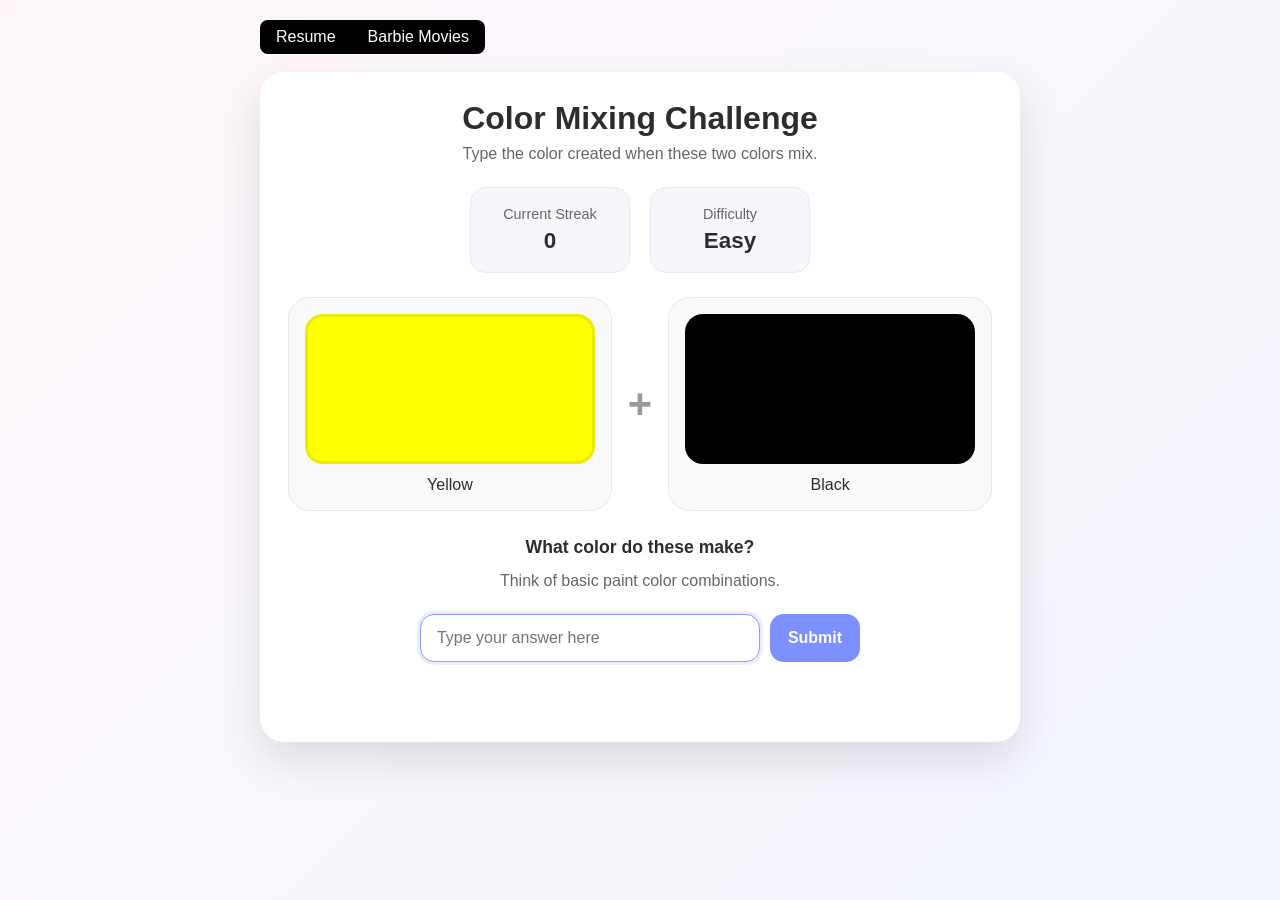
<file: ai.html>
<!DOCTYPE html>
<html lang="en">
<head>
  <meta charset="UTF-8" />
  <meta name="viewport" content="width=device-width, initial-scale=1.0" />
  <title>Color Mixing Game</title>
  <style>
    * {
      box-sizing: border-box;
    }

body {
  margin: 0;
  min-height: 100vh;
  font-family: Arial, Helvetica, sans-serif;
  background: linear-gradient(135deg, #fff7fb, #f4f7ff);
  color: #2d2d2d;
  padding: 20px;
  margin: auto;
  max-width: 800px;
}

    .game-container {
      width: 100%;
      max-width: 760px;
      background: white;
      border-radius: 24px;
      box-shadow: 0 18px 45px rgba(0, 0, 0, 0.12);
      padding: 28px;
    }

    h1 {
      margin-top: 0;
      text-align: center;
      font-size: 2rem;
      margin-bottom: 8px;
    }

    .subtitle {
      text-align: center;
      margin-top: 0;
      color: #666;
      margin-bottom: 24px;
    }

    .top-bar {
        display: flex;
        justify-content: center;
        gap: 20px;
        margin-bottom: 24px;
    }

    .stat-box {
      background: #f7f8fc;
      border-radius: 16px;
      padding: 14px;
      text-align: center;
      border: 1px solid #e7eaf4;
      width: 160px;
      padding: 18px;
    }

    .stat-label {
      font-size: 0.9rem;
      color: #666;
      margin-bottom: 6px;
    }

    .stat-value {
      font-size: 1.4rem;
      font-weight: bold;
    }

    .colors-area {
      display: grid;
      grid-template-columns: 1fr auto 1fr;
      gap: 16px;
      align-items: center;
      margin-bottom: 26px;
    }

    .color-card {
      background: #fafafa;
      border: 1px solid #e8e8e8;
      border-radius: 22px;
      padding: 16px;
      text-align: center;
    }

    .swatch {
      width: 100%;
      height: 150px;
      border-radius: 18px;
      border: 3px solid rgba(0, 0, 0, 0.08);
      margin-bottom: 12px;
    }

    .plus-sign {
      font-size: 2.6rem;
      font-weight: bold;
      color: #999;
    }

    .prompt {
      font-size: 1.1rem;
      font-weight: bold;
      text-align: center;
      margin-bottom: 14px;
    }

    .hint {
      text-align: center;
      color: #666;
      margin-bottom: 18px;
      min-height: 24px;
    }

    .input-row {
      display: flex;
      gap: 10px;
      flex-wrap: wrap;
      justify-content: center;
      margin-bottom: 18px;
    }

    input[type="text"] {
      width: min(100%, 340px);
      padding: 14px 16px;
      border-radius: 14px;
      border: 1px solid #cfd5e4;
      font-size: 1rem;
      outline: none;
    }

    input[type="text"]:focus {
      border-color: #8c9eff;
      box-shadow: 0 0 0 3px rgba(140, 158, 255, 0.18);
    }

    button {
      border: none;
      border-radius: 14px;
      padding: 14px 18px;
      font-size: 1rem;
      font-weight: bold;
      cursor: pointer;
      transition: transform 0.15s ease, opacity 0.15s ease;
    }

    button:hover {
      transform: translateY(-1px);
      opacity: 0.95;
    }

    .submit-btn {
      background: #7c90ff;
      color: white;
    }

    .message {
      text-align: center;
      font-weight: bold;
      min-height: 28px;
      margin-bottom: 6px;
    }

    .message.correct {
      color: #18804b;
    }

    .message.incorrect {
      color: #b42318;
    }

    .possible-answers {
      margin-top: 18px;
      background: #fafbff;
      border: 1px solid #e3e8fb;
      border-radius: 16px;
      padding: 14px;
      color: #555;
      line-height: 1.6;
    }

    .modal-overlay {
      position: fixed;
      inset: 0;
      background: rgba(0, 0, 0, 0.5);
      display: none;
      justify-content: center;
      align-items: center;
      padding: 20px;
      z-index: 999;
    }

    .modal-overlay.show {
      display: flex;
    }

    .modal {
      width: 100%;
      max-width: 420px;
      background: white;
      border-radius: 24px;
      padding: 28px;
      text-align: center;
      box-shadow: 0 20px 50px rgba(0, 0, 0, 0.25);
    }

    .modal h2 {
      margin-top: 0;
      margin-bottom: 10px;
    }

    .modal p {
      margin: 8px 0;
      color: #555;
      line-height: 1.5;
    }

    .streak-number {
      font-size: 2.6rem;
      font-weight: bold;
      color: #7c90ff;
      margin: 14px 0;
    }

    .restart-btn {
      background: #7c90ff;
      color: white;
      margin-top: 16px;
      width: 100%;
    }

    @media (max-width: 640px) {
      .top-bar {
        grid-template-columns: 1fr;
      }

      .colors-area {
        grid-template-columns: 1fr;
      }

      .plus-sign {
        transform: rotate(90deg);
      }

      .game-container {
        padding: 20px;
      }
    }


header {
  margin-bottom: 18px;
}

nav {
  display: flex;
  justify-content: flex-start;
  gap: 0;
  border-radius: .5em;
  overflow: hidden;
  width: fit-content;
}

nav a {
  display: block;
  background-color: black;
  color: white;
  padding: 0.5em 1em;
  text-decoration: none;
}

nav a:hover {
  background-color: gray;
  color: black;
}
  </style>
</head>
<body>
  <div class="page-container">
    <header>
      <nav class="common">
        <a href="index.html">Resume</a>
        <a href="fromscratch.html">Barbie Movies</a>
      </nav>
    </header>
    </div>
    <div class="game-container">
    <h1>Color Mixing Challenge</h1>
    <p class="subtitle">Type the color created when these two colors mix.</p>

    <div class="top-bar">
      <div class="stat-box">
        <div class="stat-label">Current Streak</div>
        <div class="stat-value" id="streak">0</div>
      </div>
      <div class="stat-box">
        <div class="stat-label">Difficulty</div>
        <div class="stat-value" id="difficulty">Easy</div>
      </div>
    </div>

    <div class="colors-area">
      <div class="color-card">
        <div class="swatch" id="swatch1"></div>
        <div id="label1">Red</div>
      </div>

      <div class="plus-sign">+</div>

      <div class="color-card">
        <div class="swatch" id="swatch2"></div>
        <div id="label2">Blue</div>
      </div>
    </div>

    <div class="prompt">What color do these make?</div>
    <div class="hint" id="hint"></div>

    <div class="input-row">
      <input type="text" id="answerInput" placeholder="Type your answer here" autocomplete="off" />
      <button class="submit-btn" id="submitBtn">Submit</button>
    </div>

    <div class="message" id="message"></div>

  <div class="modal-overlay" id="modalOverlay">
    <div class="modal">
      <h2>Round Over</h2>
      <p>Your streak was:</p>
      <div class="streak-number" id="finalStreak">0</div>
      <p id="correctAnswerText">Correct answer: Purple</p>
      <p>Better Luck Next Time!</p>
      <button class="restart-btn" id="restartBtn">Try Again</button>
    </div>
  </div>

  <script>
const easyRounds = [
  { c1: 'red', c2: 'blue', answer: 'purple', synonyms: ['violet'] },
  { c1: 'blue', c2: 'yellow', answer: 'green', synonyms: ['lime green'] },
  { c1: 'red', c2: 'yellow', answer: 'orange', synonyms: [] },
  { c1: 'red', c2: 'white', answer: 'pink', synonyms: ['light pink'] },
  { c1: 'black', c2: 'white', answer: 'gray', synonyms: ['grey', 'gray'] },
  { c1: 'blue', c2: 'white', answer: 'sky blue', synonyms: ['light blue'] },
  { c1: 'yellow', c2: 'white', answer: 'cream', synonyms: ['pale yellow'] },
  { c1: 'green', c2: 'white', answer: 'mint', synonyms: ['mint green', 'light green'] },
  { c1: 'red', c2: 'black', answer: 'dark red', synonyms: ['deep red'] },
  { c1: 'blue', c2: 'black', answer: 'navy', synonyms: ['dark blue', 'navy blue'] },
  { c1: 'yellow', c2: 'black', answer: 'olive', synonyms: ['olive green'] },
  { c1: 'red', c2: 'gray', answer: 'dusty rose', synonyms: ['rose gray', 'rose grey'] },
  { c1: 'blue', c2: 'gray', answer: 'blue gray', synonyms: ['blue grey', 'grey blue', 'blue gray', 'gray blue'] },
  { c1: 'green', c2: 'yellow', answer: 'yellow green', synonyms: ['lime', 'green yellow'] },
  { c1: 'orange', c2: 'white', answer: 'peach', synonyms: ['light orange'] }
];

const mediumRounds = [
  { c1: 'blue', c2: 'green', answer: 'teal', synonyms: ['blue green', 'green blue'] },
  { c1: 'red', c2: 'white', answer: 'rose', synonyms: ['pink rose'] },
  { c1: 'red', c2: 'blue', answer: 'magenta', synonyms: ['reddish purple'] },
  { c1: 'yellow', c2: 'green', answer: 'lime green', synonyms: ['lime'] },
  { c1: 'blue', c2: 'purple', answer: 'indigo', synonyms: [] },
  { c1: 'red', c2: 'orange', answer: 'vermilion', synonyms: ['red orange', 'orange red'] },
  { c1: 'blue', c2: 'white', answer: 'cyan', synonyms: ['aqua'] },
  { c1: 'green', c2: 'blue', answer: 'turquoise', synonyms: [] },
  { c1: 'red', c2: 'purple', answer: 'fuchsia', synonyms: ['hot pink'] },
  { c1: 'yellow', c2: 'orange', answer: 'amber', synonyms: ['golden orange'] },
  { c1: 'green', c2: 'gray', answer: 'sage', synonyms: ['sage green'] },
  { c1: 'brown', c2: 'red', answer: 'rust', synonyms: ['rust red'] },
  { c1: 'pink', c2: 'white', answer: 'blush', synonyms: ['pale pink'] },
  { c1: 'orange', c2: 'yellow', answer: 'gold', synonyms: ['golden yellow'] },
  { c1: 'purple', c2: 'white', answer: 'lavender', synonyms: ['light purple'] }
];

const hardRounds = [
  { c1: 'pink', c2: 'orange', answer: 'coral', synonyms: [] },
  { c1: 'yellow', c2: 'green', answer: 'chartreuse', synonyms: ['bright green'] },
  { c1: 'blue', c2: 'gray', answer: 'slate', synonyms: ['slate gray', 'slate grey', 'slate blue'] },
  { c1: 'purple', c2: 'pink', answer: 'orchid', synonyms: [] },
  { c1: 'red', c2: 'brown', answer: 'maroon', synonyms: ['burgundy'] },
  { c1: 'blue', c2: 'green', answer: 'cerulean', synonyms: [] },
  { c1: 'purple', c2: 'blue', answer: 'periwinkle', synonyms: [] },
  { c1: 'red', c2: 'orange', answer: 'scarlet', synonyms: [] },
  { c1: 'yellow', c2: 'brown', answer: 'mustard', synonyms: ['mustard yellow'] },
  { c1: 'green', c2: 'brown', answer: 'moss', synonyms: ['moss green'] },
  { c1: 'red', c2: 'gray', answer: 'mauve', synonyms: [] },
  { c1: 'blue', c2: 'black', answer: 'midnight blue', synonyms: [] },
  { c1: 'green', c2: 'white', answer: 'seafoam', synonyms: ['seafoam green'] },
  { c1: 'red', c2: 'white', answer: 'salmon', synonyms: [] },
  { c1: 'orange', c2: 'brown', answer: 'burnt sienna', synonyms: [] }
];

    const streakEl = document.getElementById('streak');
    const difficultyEl = document.getElementById('difficulty');
    const swatch1 = document.getElementById('swatch1');
    const swatch2 = document.getElementById('swatch2');
    const label1 = document.getElementById('label1');
    const label2 = document.getElementById('label2');
    const hintEl = document.getElementById('hint');
    const inputEl = document.getElementById('answerInput');
    const messageEl = document.getElementById('message');
    const submitBtn = document.getElementById('submitBtn');
    const modalOverlay = document.getElementById('modalOverlay');
    const finalStreakEl = document.getElementById('finalStreak');
    const correctAnswerText = document.getElementById('correctAnswerText');
    const restartBtn = document.getElementById('restartBtn');

    let streak = 0;
    let round = 1;
    let currentQuestion = null;

    let easyBag = [];
    let mediumBag = [];
    let hardBag = [];

    function getDifficulty() {
        if (round <= 6) return 'Easy';
        if (round <= 12) return 'Medium';
        return 'Hard';
    }

    function shuffleArray(array) {
        const shuffled = [...array];

        for (let i = shuffled.length - 1; i > 0; i--) {
            const j = Math.floor(Math.random() * (i + 1));
            [shuffled[i], shuffled[j]] = [shuffled[j], shuffled[i]];
        }

    return shuffled;
    }

    function refillBag(difficulty) {
        if (difficulty === 'Easy') {
            easyBag = shuffleArray(easyRounds);
        } else if (difficulty === 'Medium') {
             mediumBag = shuffleArray(mediumRounds);
        } else {
            hardBag = shuffleArray(hardRounds);
        }
    }

    function getRandomQuestion() {
        const difficulty = getDifficulty();

  if (difficulty === 'Easy') {
    if (easyBag.length === 0) {
      refillBag('Easy');
    }
    return easyBag.pop();
    }

    if (difficulty === 'Medium') {
        if (mediumBag.length === 0) {
            refillBag('Medium');
            }
        return mediumBag.pop();
    }

    if (hardBag.length === 0) {
        refillBag('Hard');
    }
    return hardBag.pop();
}

    function updateDisplay() {
  streakEl.textContent = streak;
  difficultyEl.textContent = getDifficulty();
}

    function setMessage(text, type = '') {
      messageEl.textContent = text;
      messageEl.className = 'message';
      if (type) {
        messageEl.classList.add(type);
      }
    }

    function loadQuestion() {
      currentQuestion = getRandomQuestion();
      swatch1.style.background = currentQuestion.c1;
      swatch2.style.background = currentQuestion.c2;
      label1.textContent = capitalizeWords(currentQuestion.c1);
      label2.textContent = capitalizeWords(currentQuestion.c2);

      const difficulty = getDifficulty();
      if (difficulty === 'Easy') {
        hintEl.textContent = 'Think of basic paint color combinations.';
      } else if (difficulty === 'Medium') {
        hintEl.textContent = 'The answer may be more specific than a basic color.';
      } else {
        hintEl.textContent = 'These rounds use less obvious color names.';
      }

      inputEl.value = '';
      inputEl.focus();
      setMessage('');
      updateDisplay();
    }

    function normalizeAnswer(text) {
      return text.trim().toLowerCase().replace(/\s+/g, ' ');
    }

    function isCorrectAnswer(userAnswer, question) {
      const normalized = normalizeAnswer(userAnswer);
      if (normalized === normalizeAnswer(question.answer)) return true;
      return question.synonyms.some(synonym => normalizeAnswer(synonym) === normalized);
    }

    function handleCorrect() {
      streak += 1;
      round += 1;
      setMessage('Correct! Nice job — keep your streak going.', 'correct');
      updateDisplay();

      setTimeout(() => {
        loadQuestion();
      }, 700);
    }

function handleWrong() {
  finalStreakEl.textContent = streak;
  correctAnswerText.textContent = `Correct answer: ${capitalizeWords(currentQuestion.answer)}`;
  
  streak = 0;
  round = 1;
  updateDisplay();
  
  modalOverlay.classList.add('show');
}

    function submitAnswer() {
        const userAnswer = inputEl.value;

        if (!userAnswer.trim()) {
        setMessage('Please type an answer first.', 'incorrect');
        return;
    }

    if (isCorrectAnswer(userAnswer, currentQuestion)) {
        inputEl.value = '';
        handleCorrect();
    } else {
        inputEl.value = '';
        setMessage('Not quite.', 'incorrect');
        handleWrong();
    }
    }

function restartGame() {
  modalOverlay.classList.remove('show');
  streak = 0;
  round = 1;
  easyBag = [];
  mediumBag = [];
  hardBag = [];
  updateDisplay(); // updates screen right away
  loadQuestion();
}

    function capitalizeWords(text) {
      return text
        .split(' ')
        .map(word => word.charAt(0).toUpperCase() + word.slice(1))
        .join(' ');
    }

    submitBtn.addEventListener('click', submitAnswer);

    restartBtn.addEventListener('click', restartGame);

    inputEl.addEventListener('keydown', event => {
      if (event.key === 'Enter') {
        submitAnswer();
      }
    });

    loadQuestion();
  </script>
</body>
</html>
</file>
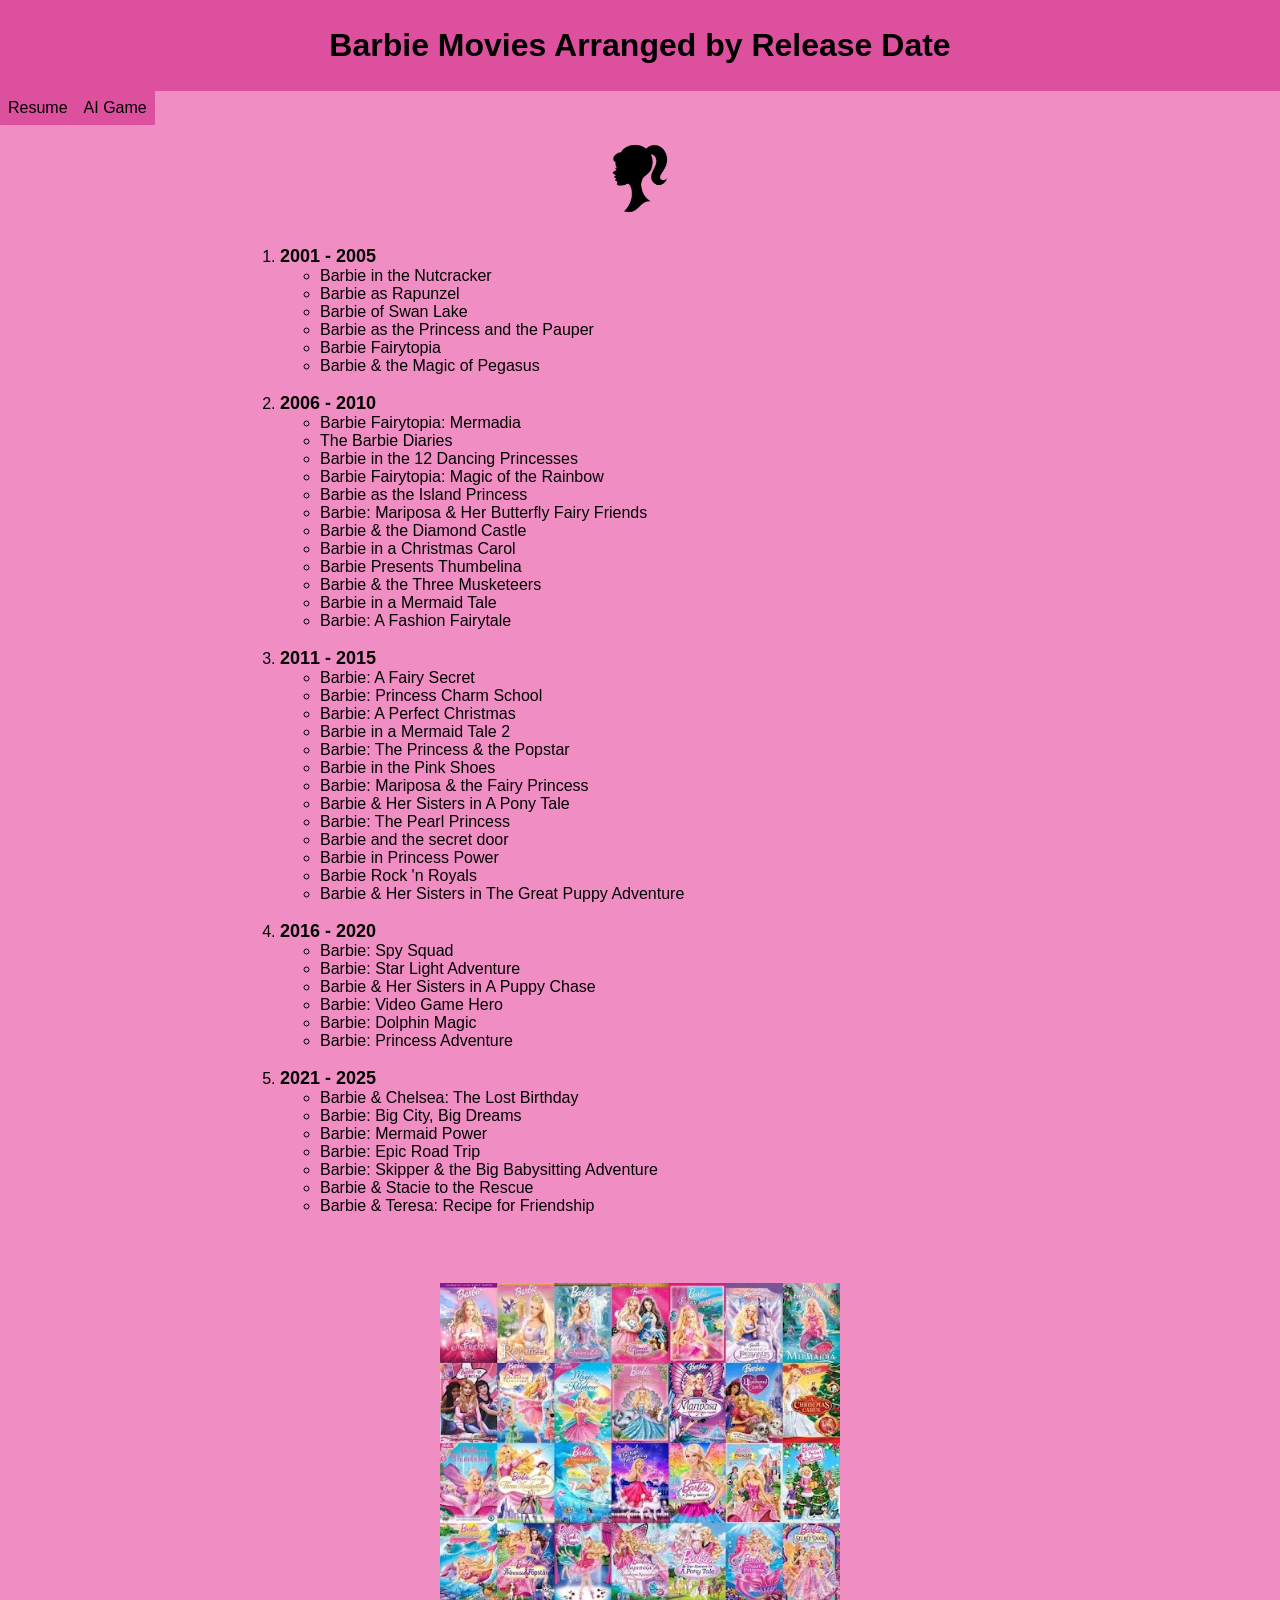
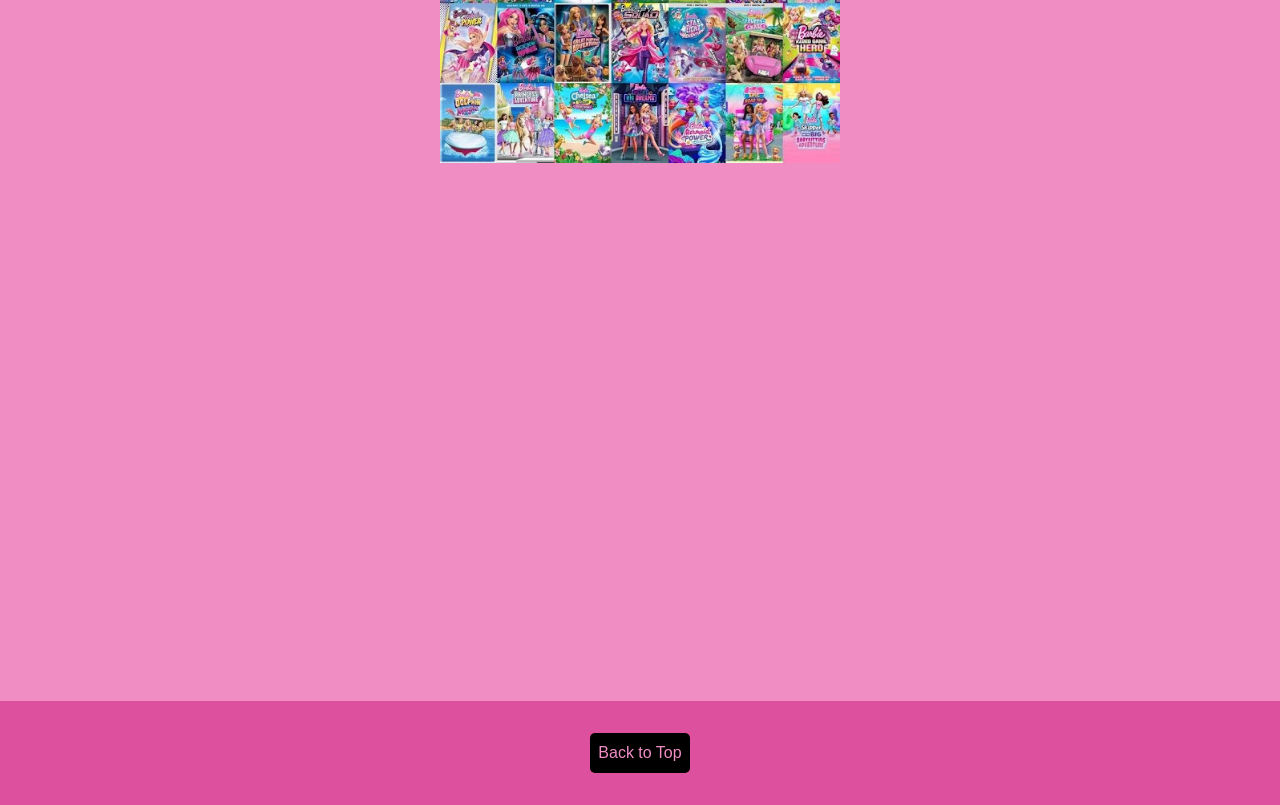
<file: fromscratch.html>
<!DOCTYPE html>
<html lang="en">
<head>
    <meta charset="UTF-8">
    <meta name="viewport" content="width=device-width, initial-scale=1.0">
    <title>2000s Barbie Movies</title>
    <link rel="stylesheet" type="text/css" href="css/mystyles.css">
</head>
<body>
    <header>
        <h1>Barbie Movies Arranged by Release Date</h1>
    </header>
    <nav class="common">
        <a href="index.html">Resume</a>
        <a href="ai.html">AI Game</a>
    </nav>
    <br>
    <img src="assets/img/Barbielogo3.png" alt="Barbie Logo" width="60">
    <main>
        <div>
            <ol>
                <li>
                    <span>2001 - 2005</span>
                    <ul>
                        <li>Barbie in the Nutcracker</li>
                        <li>Barbie as Rapunzel</li>
                        <li>Barbie of Swan Lake</li>
                        <li>Barbie as the Princess and the Pauper</li>
                        <li>Barbie Fairytopia</li>
                        <li>Barbie & the Magic of Pegasus</li>
                    </ul>
                </li>
                <br>
                <li>
                    <span>2006 - 2010</span>
                    <ul>
                        <li>Barbie Fairytopia: Mermadia</li>
                        <li>The Barbie Diaries</li>
                        <li>Barbie in the 12 Dancing Princesses</li>
                        <li>Barbie Fairytopia: Magic of the Rainbow</li>
                        <li>Barbie as the Island Princess</li>
                        <li>Barbie: Mariposa & Her Butterfly Fairy Friends</li>
                        <li>Barbie & the Diamond Castle</li>
                        <li>Barbie in a Christmas Carol</li>
                        <li>Barbie Presents Thumbelina</li>
                        <li>Barbie & the Three Musketeers</li>
                        <li>Barbie in a Mermaid Tale</li>
                        <li>Barbie: A Fashion Fairytale</li>
                    </ul>
                </li>
                <br>
                <li>
                    <span>2011 - 2015</span>
                    <ul>
                        <li>Barbie: A Fairy Secret</li>
                        <li>Barbie: Princess Charm School</li>
                        <li>Barbie: A Perfect Christmas</li>
                        <li>Barbie in a Mermaid Tale 2</li>
                        <li>Barbie: The Princess & the Popstar</li>
                        <li>Barbie in the Pink Shoes</li>
                        <li>Barbie: Mariposa & the Fairy Princess</li>
                        <li>Barbie & Her Sisters in A Pony Tale</li>
                        <li>Barbie: The Pearl Princess</li>
                        <li>Barbie and the secret door</li>
                        <li>Barbie in Princess Power</li>
                        <li>Barbie Rock 'n Royals</li>
                        <li>Barbie & Her Sisters in The Great Puppy Adventure</li>
                    </ul>
                </li>
                <br>
                <li>
                    <span>2016 - 2020</span>
                    <ul>
                        <li>Barbie: Spy Squad</li>
                        <li>Barbie: Star Light Adventure</li>
                        <li>Barbie & Her Sisters in A Puppy Chase</li>
                        <li>Barbie: Video Game Hero</li>
                        <li>Barbie: Dolphin Magic</li>
                        <li>Barbie: Princess Adventure</li>
                    </ul>
                </li>
                <br>
                <li>
                    <span>2021 - 2025</span>
                    <ul>
                        <li>Barbie & Chelsea: The Lost Birthday</li>
                        <li>Barbie: Big City, Big Dreams</li>
                        <li>Barbie: Mermaid Power</li>
                        <li>Barbie: Epic Road Trip</li>
                        <li>Barbie: Skipper & the Big Babysitting Adventure</li>
                        <li>Barbie & Stacie to the Rescue</li>
                        <li>Barbie & Teresa: Recipe for Friendship</li>
                    </ul>
                </li>
            </ol>
        </div>
        <br><br>
        <img src="assets/img/BarbieMovies.jpg" alt="Barbie Movies" width="400">
        <br><br>
        <div class="video-container">
            <iframe width="560" height="315" 
                src="https://www.youtube.com/embed/E62MEb1bh_4?si=yWAILCvN8PDGCeIy" 
                title="YouTube video player" frameborder="0" allow="accelerometer; 
                autoplay; clipboard-write; encrypted-media; gyroscope; picture-in-picture; 
                web-share" referrerpolicy="strict-origin-when-cross-origin" allowfullscreen>
            </iframe>
        </div>
        <br><br>
        <div class='tableauPlaceholder' id='viz1776371960962' style='position: relative'>
            <noscript>
                <a href='#'>
                    <img alt='Sheet 1 ' src='https:&#47;&#47;public.tableau.com&#47;static&#47;images&#47;Ba&#47;BarbieMovieRatingWorkbook&#47;Sheet1&#47;1_rss.png' style='border: none' />
                </a>
            </noscript>
            <object class='tableauViz'  style='display:none;'>
                <param name='host_url' value='https%3A%2F%2Fpublic.tableau.com%2F' /> 
                <param name='embed_code_version' value='3' /> <param name='site_root' value='' />
                <param name='name' value='BarbieMovieRatingWorkbook&#47;Sheet1' />
                <param name='tabs' value='no' /><param name='toolbar' value='yes' />
                <param name='static_image' value='https:&#47;&#47;public.tableau.com&#47;static&#47;images&#47;Ba&#47;BarbieMovieRatingWorkbook&#47;Sheet1&#47;1.png' /> 
                <param name='animate_transition' value='yes' />
                <param name='display_static_image' value='yes' />
                <param name='display_spinner' value='yes' />
                <param name='display_overlay' value='yes' />
                <param name='display_count' value='yes' />
                <param name='language' value='en-US' />
                <param name='filter' value='publish=yes' />
            </object>
        </div>                
        <script type='text/javascript'>                    
            var divElement = document.getElementById('viz1776371960962');                    
            var vizElement = divElement.getElementsByTagName('object')[0];                    
            vizElement.style.width='100%';vizElement.style.height=(divElement.offsetWidth*0.75)+'px';                    
            var scriptElement = document.createElement('script');                    
            scriptElement.src = 'https://public.tableau.com/javascripts/api/viz_v1.js';                    
            vizElement.parentNode.insertBefore(scriptElement, vizElement);                
        </script>
        <br><br>
    </main>
    <footer>
        <a href="#top">Back to Top</a>
    </footer>
</body>
</html>
</file>
<file: css/mystyles.css>
body{
    background-color: rgb(240, 142, 196);
    color: black;
    font-family:Verdana, Geneva, Tahoma, sans-serif;
    margin: 0;
}

h1 {
    margin: 0;
}

header{
    text-align: center;
    background-color: rgb(221, 80, 158);
    height: 75px;
    line-height: 75px;
    width: 100%;
    padding: .5em 0;
}

nav {
    display: flex;
}

nav a{
    display:block;
    width: fit-content;
    background-color: rgb(221, 80, 158);
    color: black;
    padding:.5em;
    text-decoration: none;
}

nav a:hover {
    background-color: black;
    color: rgb(240, 142, 196);
}

div {
    margin: 2em auto;
}

span{
    font-weight: bold;
    font-size: large;
}

main{
    margin: auto;
    max-width: 800px;
}

main ul{
    font-size: medium;
}

img {
    background-color: transparent;
    display: block;
    margin: auto;
}

footer a{
  display: block;
  width: fit-content;
  margin: auto;
  background-color: black;
  color: rgb(240, 142, 196);
  padding:.5em;
  border-radius: 5px;
  text-decoration: none;
  line-height: 1.5em;
}

footer a:hover {
background-color: rgb(48, 50, 52);
color: rgb(240, 142, 196);
}

footer{
    padding: 2em;
    background-color: rgb(221, 80, 158);
    line-height: 75px;
}

.video-container {
  position: relative;
  width: 100%;
  max-width: 700px;
  aspect-ratio: 16 / 9;
    display: block;
    margin: auto;
}

.video-container iframe {
  width: 100%;
  height: 100%;
  border: none;
}
</file>
